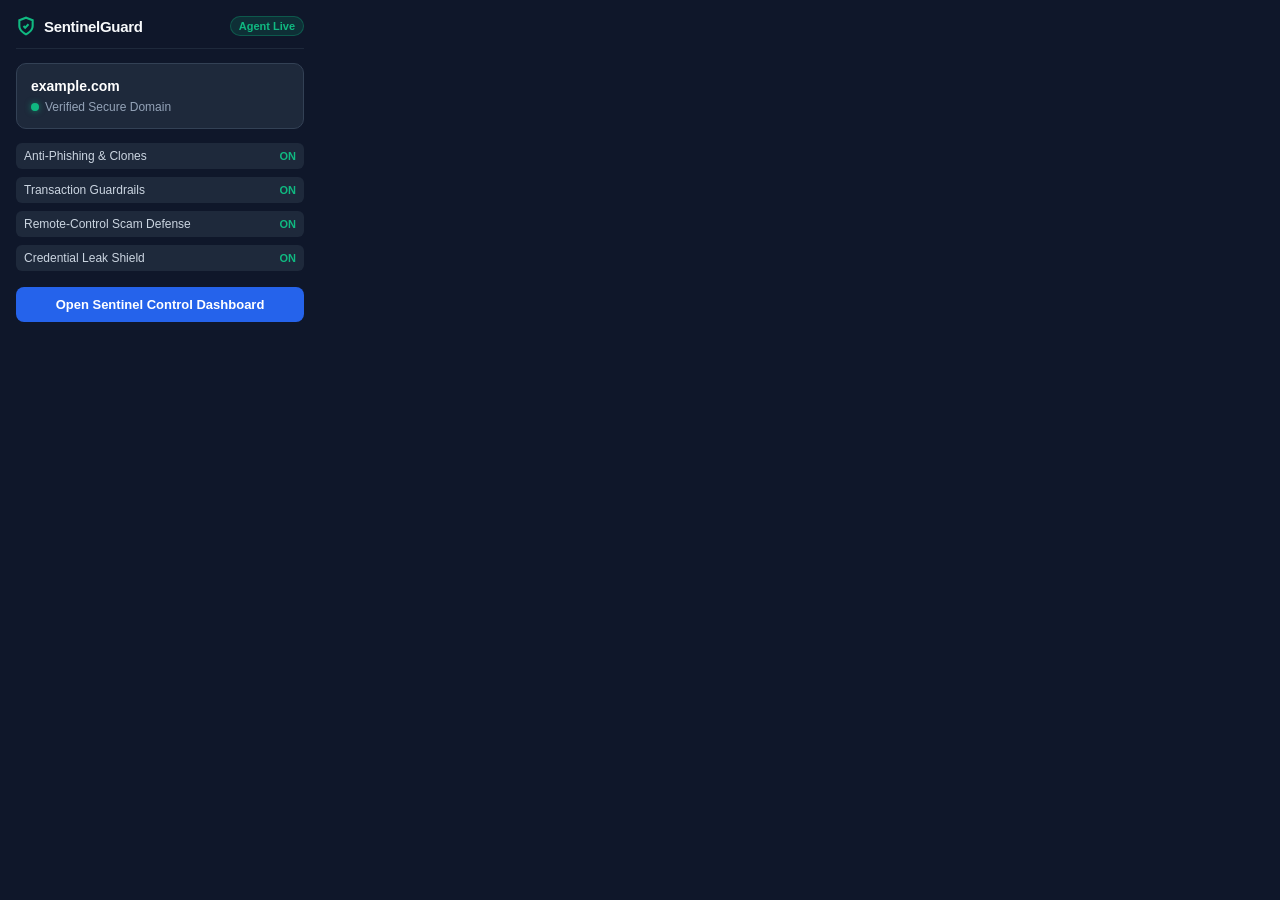
<file: sentinel-guard/browser_extension/popup/popup.html>
<!DOCTYPE html>
<html lang="en">
<head>
  <meta charset="UTF-8">
  <meta name="viewport" content="width=device-width, initial-scale=1.0">
  <title>SentinelGuard Status</title>
  <link rel="stylesheet" href="popup.css">
</head>
<body>
  <div class="popup-container">
    <header class="popup-header">
      <div class="brand">
        <svg class="brand-icon" width="20" height="20" viewBox="0 0 24 24" fill="none" stroke="#10b981" stroke-width="2.5">
          <path d="M12 22s8-4 8-10V5l-8-3-8 3v7c0 6 8 10 8 10z"/>
          <polyline points="9 12 11 14 15 10"/>
        </svg>
        <span class="brand-title">SentinelGuard</span>
      </div>
      <div id="agent-badge" class="badge-status badge-connected">Agent Live</div>
    </header>

    <div class="site-card">
      <div class="site-domain" id="current-domain">example.com</div>
      <div class="site-status" id="current-site-verdict">
        <span class="status-dot dot-safe"></span>
        <span id="site-status-text">Verified Secure Domain</span>
      </div>
    </div>

    <div class="features-list">
      <div class="feature-item">
        <span class="feature-name">Anti-Phishing & Clones</span>
        <span class="feature-state active">ON</span>
      </div>
      <div class="feature-item">
        <span class="feature-name">Transaction Guardrails</span>
        <span class="feature-state active">ON</span>
      </div>
      <div class="feature-item">
        <span class="feature-name">Remote-Control Scam Defense</span>
        <span class="feature-state active">ON</span>
      </div>
      <div class="feature-item">
        <span class="feature-name">Credential Leak Shield</span>
        <span class="feature-state active">ON</span>
      </div>
    </div>

    <footer class="popup-footer">
      <button id="open-dashboard-btn" class="btn-dashboard">Open Sentinel Control Dashboard</button>
    </footer>
  </div>
  <script src="popup.js"></script>
</body>
</html>
</file>
<file: sentinel-guard/browser_extension/popup/popup.css>
body {
  margin: 0;
  padding: 0;
  width: 320px;
  background-color: #0f172a;
  color: #f8fafc;
  font-family: -apple-system, BlinkMacSystemFont, "Segoe UI", Roboto, sans-serif;
  box-sizing: border-box;
}

.popup-container {
  padding: 16px;
}

.popup-header {
  display: flex;
  align-items: center;
  justify-content: space-between;
  padding-bottom: 12px;
  border-bottom: 1px solid #1e293b;
}

.brand {
  display: flex;
  align-items: center;
  gap: 8px;
}

.brand-title {
  font-weight: 700;
  font-size: 15px;
  letter-spacing: -0.3px;
}

.badge-status {
  font-size: 11px;
  font-weight: 600;
  padding: 3px 8px;
  border-radius: 9999px;
}

.badge-connected {
  background: rgba(16, 185, 129, 0.15);
  color: #10b981;
  border: 1px solid rgba(16, 185, 129, 0.3);
}

.badge-offline {
  background: rgba(239, 68, 68, 0.15);
  color: #ef4444;
  border: 1px solid rgba(239, 68, 68, 0.3);
}

.site-card {
  margin: 14px 0;
  background: #1e293b;
  border: 1px solid #334155;
  border-radius: 10px;
  padding: 14px;
}

.site-domain {
  font-size: 14px;
  font-weight: 600;
  color: #ffffff;
  word-break: break-all;
  margin-bottom: 6px;
}

.site-status {
  display: flex;
  align-items: center;
  gap: 6px;
  font-size: 12px;
  color: #94a3b8;
}

.status-dot {
  width: 8px;
  height: 8px;
  border-radius: 50%;
}

.dot-safe {
  background: #10b981;
  box-shadow: 0 0 6px rgba(16, 185, 129, 0.6);
}

.dot-warning {
  background: #f59e0b;
  box-shadow: 0 0 6px rgba(245, 158, 11, 0.6);
}

.dot-threat {
  background: #ef4444;
  box-shadow: 0 0 6px rgba(239, 68, 68, 0.6);
}

.features-list {
  display: flex;
  flex-direction: column;
  gap: 8px;
  margin-bottom: 16px;
}

.feature-item {
  display: flex;
  justify-content: space-between;
  align-items: center;
  font-size: 12px;
  padding: 6px 8px;
  background: #1e293b;
  border-radius: 6px;
  color: #cbd5e1;
}

.feature-state.active {
  color: #10b981;
  font-weight: 700;
  font-size: 11px;
}

.btn-dashboard {
  width: 100%;
  padding: 10px;
  background: #2563eb;
  border: none;
  border-radius: 8px;
  color: #ffffff;
  font-weight: 600;
  font-size: 13px;
  cursor: pointer;
  transition: background 0.2s;
}

.btn-dashboard:hover {
  background: #1d4ed8;
}
</file>
